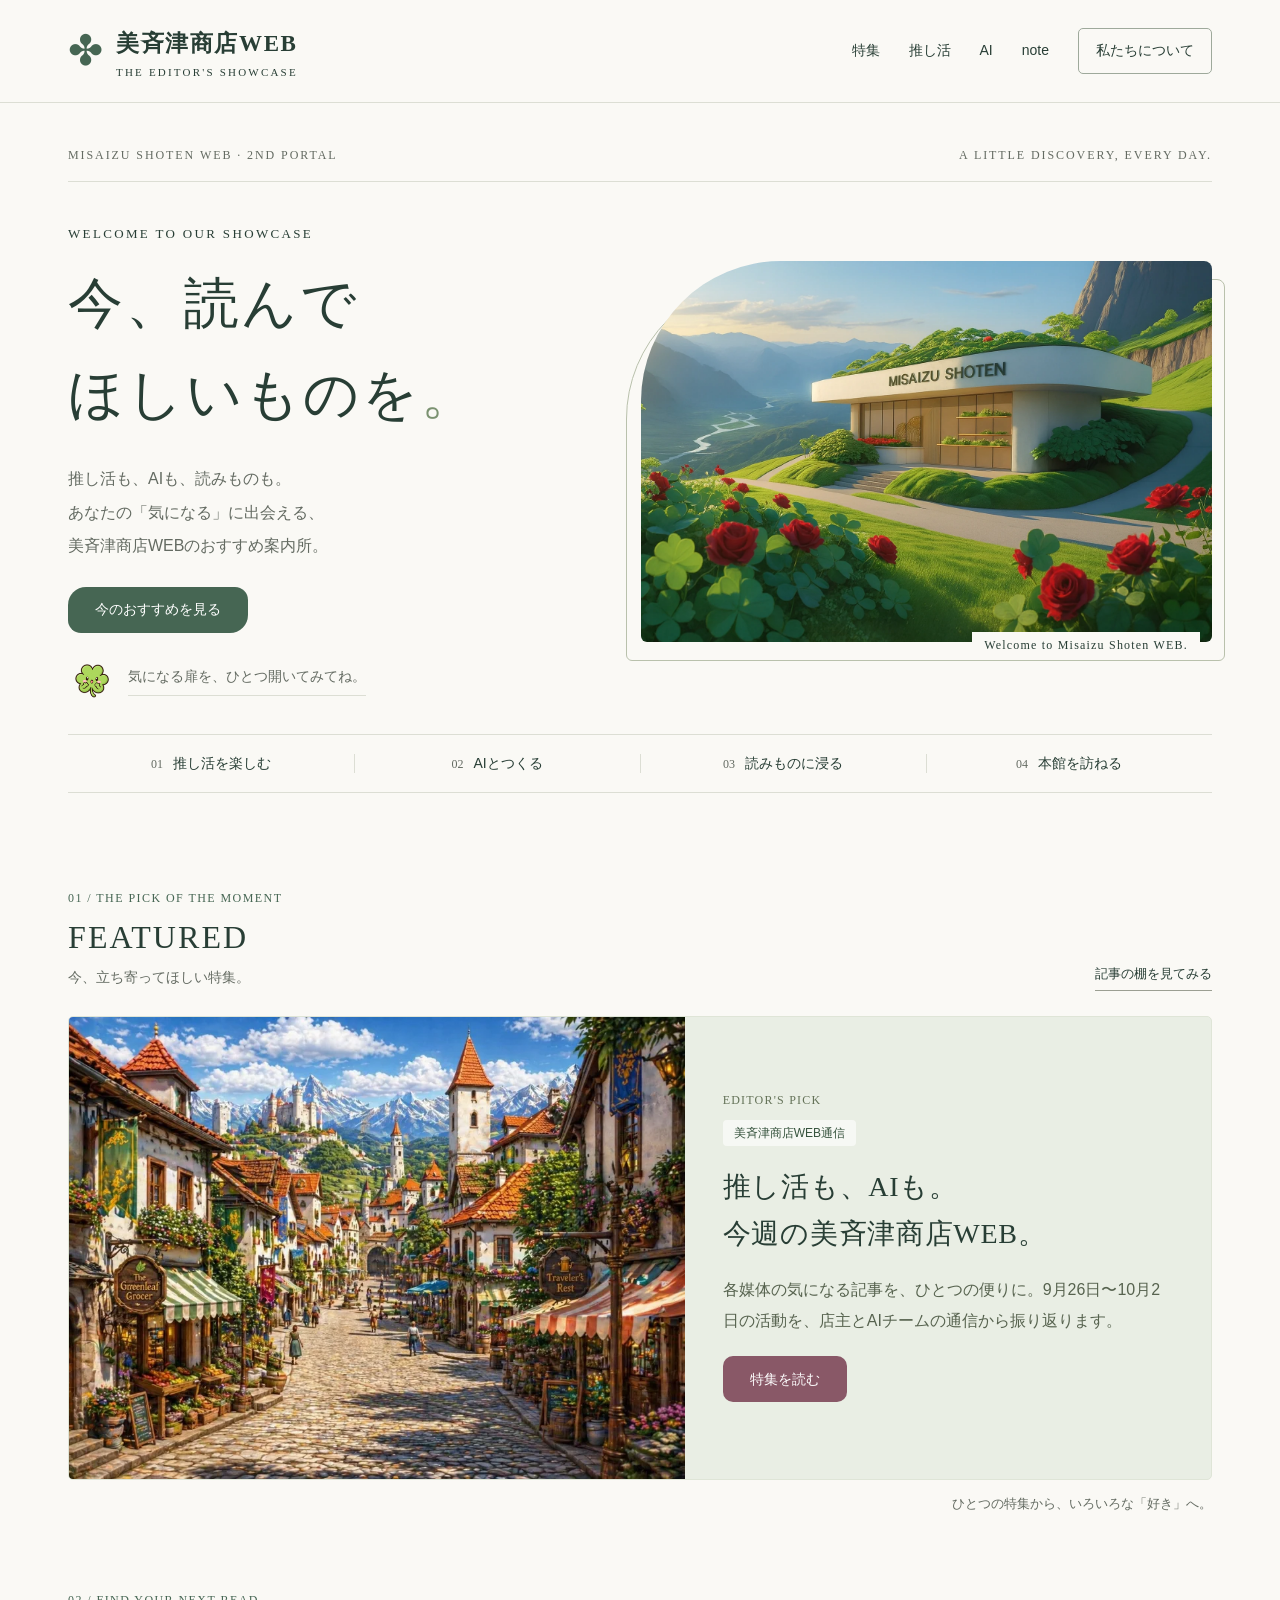
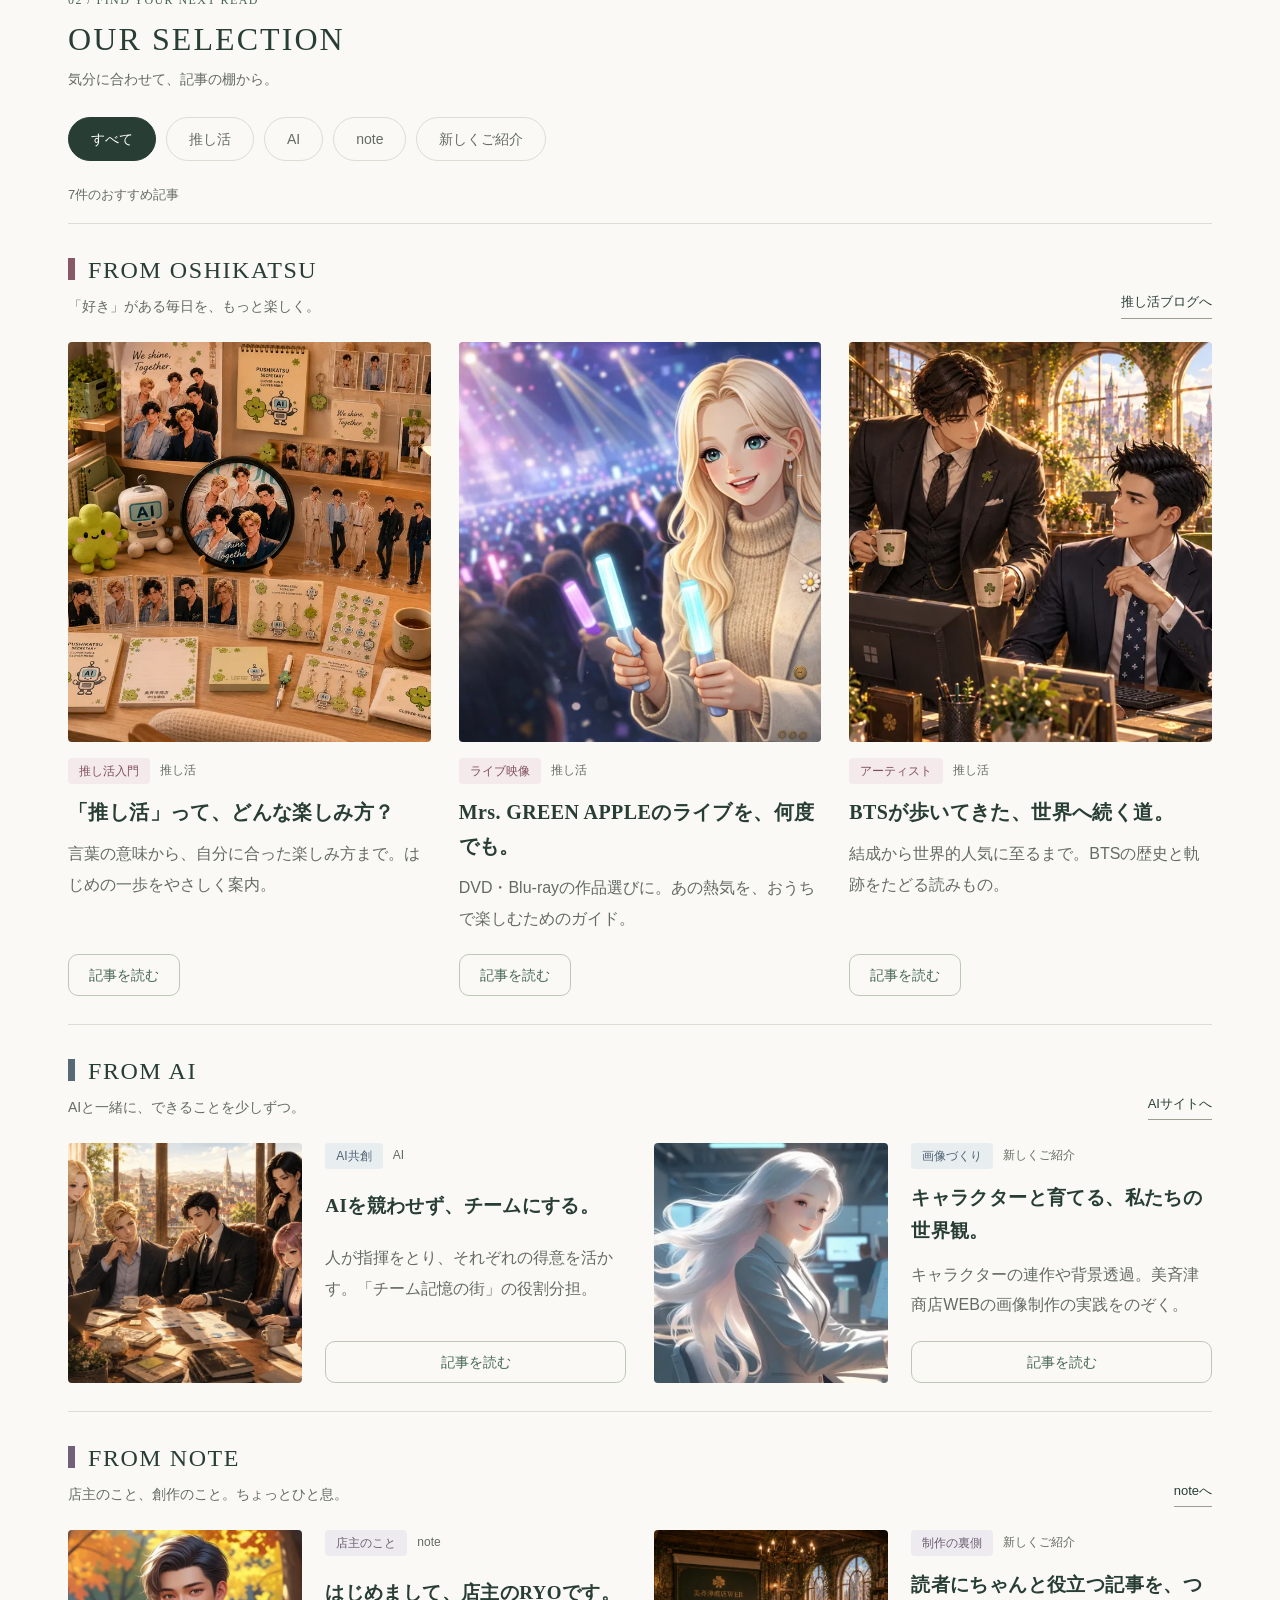
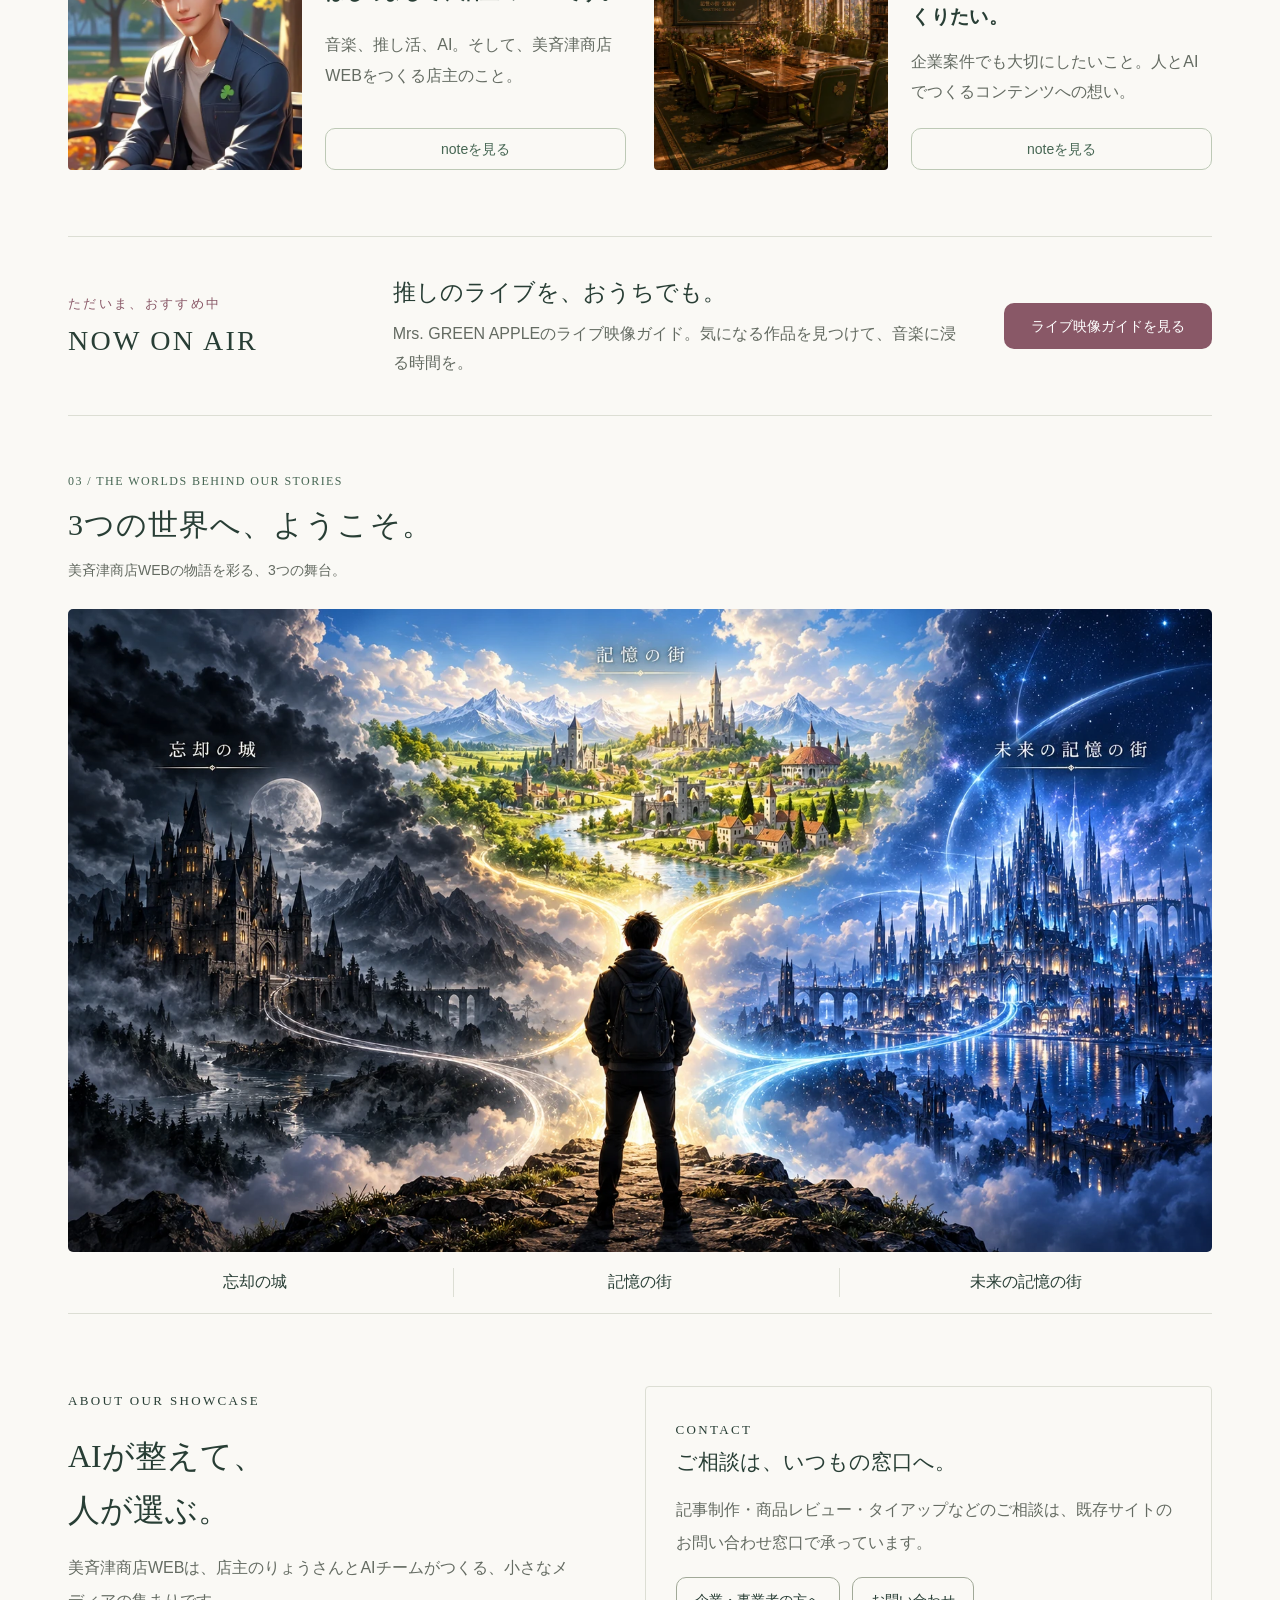
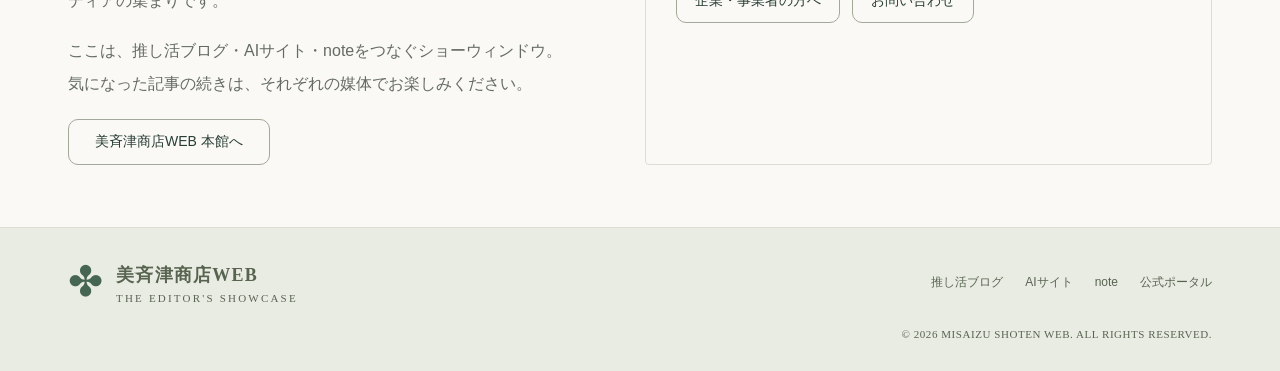
<file: misaizu-public-files/index.html>
<!DOCTYPE html>
<html lang="ja"><head><meta charset="utf-8"><meta name="viewport" content="width=device-width,initial-scale=1"><title>美斉津商店WEB｜おすすめ案内所</title><meta name="description" content="推し活も、AIも、読みものも。美斉津商店WEBのおすすめ記事と特集を案内する、第2ポータルサイト。"><meta name="theme-color" content="#466653"><meta property="og:title" content="美斉津商店WEB｜おすすめ案内所"><meta property="og:description" content="今、読んでほしいものを。推し活・AI・noteをつなぐ、美斉津商店WEBのショーウィンドウ。"><meta property="og:type" content="website"><link rel="icon" type="image/svg+xml" href="data:image/svg+xml,%3Csvg%20xmlns%3D%22http%3A%2F%2Fwww.w3.org%2F2000%2Fsvg%22%20viewBox%3D%220%200%2040%2040%22%3E%3Crect%20width%3D%2240%22%20height%3D%2240%22%20rx%3D%229%22%20fill%3D%22%23466653%22%2F%3E%3Cg%20fill%3D%22%23ecf0cf%22%3E%3Ccircle%20cx%3D%2215%22%20cy%3D%2214%22%20r%3D%227%22%2F%3E%3Ccircle%20cx%3D%2225%22%20cy%3D%2214%22%20r%3D%227%22%2F%3E%3Ccircle%20cx%3D%2215%22%20cy%3D%2224%22%20r%3D%227%22%2F%3E%3Ccircle%20cx%3D%2225%22%20cy%3D%2224%22%20r%3D%227%22%2F%3E%3C%2Fg%3E%3Cpath%20d%3D%22M21%2024q7%208%201%2011%22%20stroke%3D%22%23ecf0cf%22%20stroke-width%3D%223%22%20fill%3D%22none%22%2F%3E%3C%2Fsvg%3E"><link rel="stylesheet" href="styles.css"><script defer src="app.js"></script></head>
<body><a class="skip" href="#main">本文へスキップ</a>
<header class="masthead"><div class="wrap header-inner"><a class="brand" href="#" aria-label="美斉津商店WEB おすすめ案内所 トップ"><span class="brand-mark" aria-hidden="true">✤</span><div><strong>美斉津商店WEB</strong><small>THE EDITOR'S SHOWCASE</small></div></a><nav class="nav" aria-label="メインナビゲーション"><a href="#featured">特集</a><a href="#oshi">推し活</a><a href="#ai">AI</a><a href="#note">note</a><a class="contact-nav" href="#about">私たちについて</a></nav></div></header>
<main id="main"><div class="wrap">
<section class="hero" aria-labelledby="hero-title"><div class="issue"><span>MISAIZU SHOTEN WEB · 2ND PORTAL</span><span>A LITTLE DISCOVERY, EVERY DAY.</span></div>
 <div class="hero-grid"><div class="hero-copy"><span class="eyebrow">WELCOME TO OUR SHOWCASE</span><h1 id="hero-title">今、読んで<br>ほしいものを<span style="color:#7b9271">。</span></h1><p>推し活も、AIも、読みものも。<br>あなたの「気になる」に出会える、<br>美斉津商店WEBのおすすめ案内所。</p><a class="button green" href="#featured">今のおすすめを見る</a><div class="guide"><img src="assets/clover.webp" alt="案内役のクローバー" width="48" height="48"><span>気になる扉を、ひとつ開いてみてね。</span></div></div>
 <figure class="hero-art"><img src="assets/hero.webp" alt="緑豊かな丘に建つ美斉津商店WEBの建物。入口にはMISAIZU SHOTENの看板、手前にはクローバーと薔薇が広がる" width="1536" height="1024" fetchpriority="high"><figcaption>Welcome to Misaizu Shoten WEB.</figcaption></figure></div>
 <nav class="quicklinks" aria-label="媒体のおすすめへ"><a href="#oshi"><small>01</small>推し活を楽しむ</a><a href="#ai"><small>02</small>AIとつくる</a><a href="#note"><small>03</small>読みものに浸る</a><a href="https://misaizushoten.oshikatsuouenblog.com/"><small>04</small>本館を訪ねる</a></nav></section>
<section class="section" id="featured" aria-labelledby="featured-title"><div class="section-head"><div><span class="section-index">01 / THE PICK OF THE MOMENT</span><h2 id="featured-title">FEATURED</h2><p>今、立ち寄ってほしい特集。</p></div><a href="#articles">記事の棚を見てみる</a></div>
 <article class="feature" data-scheduled data-start="" data-end=""><img class="feature-photo" src="assets/featured.webp" alt="花や緑に囲まれた、記憶の街の商店街のイラスト" width="1000" height="750" loading="lazy"><div class="feature-copy"><div class="feature-meta">EDITOR'S PICK</div><span class="tag">美斉津商店WEB通信</span><h3>推し活も、AIも。<br>今週の美斉津商店WEB。</h3><p>各媒体の気になる記事を、ひとつの便りに。9月26日〜10月2日の活動を、店主とAIチームの通信から振り返ります。</p><a class="button rose" href="https://misaizushoten.oshikatsuouenblog.com/2026/10/03/1279/">特集を読む</a></div></article>
 <p class="empty" id="feature-empty" hidden>今の特集は終了しました。記事の棚から、お気に入りを探してみてください。</p><div class="editor-line">ひとつの特集から、いろいろな「好き」へ。</div></section>
<section class="catalog-top" id="articles" aria-labelledby="articles-title"><div class="section-head"><div><span class="section-index">02 / FIND YOUR NEXT READ</span><h2 id="articles-title">OUR SELECTION</h2><p>気分に合わせて、記事の棚から。</p></div></div><div class="filters" role="group" aria-label="記事の絞り込み"><button class="filter" data-filter="all" aria-pressed="true">すべて</button><button class="filter" data-filter="oshi" aria-pressed="false">推し活</button><button class="filter" data-filter="ai" aria-pressed="false">AI</button><button class="filter" data-filter="note" aria-pressed="false">note</button><button class="filter" data-filter="new" aria-pressed="false">新しくご紹介</button></div><p class="filter-result" id="result-count" aria-live="polite">7件のおすすめ記事</p><p class="empty" id="empty-state" hidden>この棚はただいま準備中です。「すべて」からほかの記事をご覧ください。</p><section class="media-section" data-media="oshi" id="oshi" aria-labelledby="heading-oshi">
 <div class="section-head"><div><h2 id="heading-oshi">FROM OSHIKATSU</h2><p>「好き」がある毎日を、もっと楽しく。</p></div><a href="https://oshikatsuouenblog.com/">推し活ブログへ</a></div>
 <div class="cards "><article class="card" data-card data-media="oshi" data-new="false" data-start="" data-end="" id="article-oshi-guide">
  <a class="card-image" href="https://oshikatsuouenblog.com/oshikatsu-guide/" tabindex="-1" aria-hidden="true"><img src="assets/oshi-guide.webp" alt="グッズや写真が丁寧に飾られた推し活の部屋のイラスト" width="680" height="400" loading="lazy" decoding="async"></a>
  <div class="card-meta"><span class="tag rose-tag">推し活入門</span><span>推し活</span></div>
  <h3><a href="https://oshikatsuouenblog.com/oshikatsu-guide/">「推し活」って、どんな楽しみ方？</a></h3><p>言葉の意味から、自分に合った楽しみ方まで。はじめの一歩をやさしく案内。</p>
  <a class="button" href="https://oshikatsuouenblog.com/oshikatsu-guide/" aria-label="「推し活」って、どんな楽しみ方？ — 記事を読む">記事を読む</a>
</article><article class="card" data-card data-media="oshi" data-new="false" data-start="" data-end="" id="article-live">
  <a class="card-image" href="https://oshikatsuouenblog.com/mrs-green-apple-dvd-blu-ray-guide/" tabindex="-1" aria-hidden="true"><img src="assets/live.webp" alt="ペンライトを持ってライブを楽しむ人物のイラスト" width="680" height="400" loading="lazy" decoding="async"></a>
  <div class="card-meta"><span class="tag rose-tag">ライブ映像</span><span>推し活</span></div>
  <h3><a href="https://oshikatsuouenblog.com/mrs-green-apple-dvd-blu-ray-guide/">Mrs. GREEN APPLEのライブを、何度でも。</a></h3><p>DVD・Blu-rayの作品選びに。あの熱気を、おうちで楽しむためのガイド。</p>
  <a class="button" href="https://oshikatsuouenblog.com/mrs-green-apple-dvd-blu-ray-guide/" aria-label="Mrs. GREEN APPLEのライブを、何度でも。 — 記事を読む">記事を読む</a>
</article><article class="card" data-card data-media="oshi" data-new="false" data-start="" data-end="" id="article-bts">
  <a class="card-image" href="https://oshikatsuouenblog.com/bts-history-timeline/" tabindex="-1" aria-hidden="true"><img src="assets/music.webp" alt="レコードのある部屋で音楽について語らう人物たちのイラスト" width="680" height="400" loading="lazy" decoding="async"></a>
  <div class="card-meta"><span class="tag rose-tag">アーティスト</span><span>推し活</span></div>
  <h3><a href="https://oshikatsuouenblog.com/bts-history-timeline/">BTSが歩いてきた、世界へ続く道。</a></h3><p>結成から世界的人気に至るまで。BTSの歴史と軌跡をたどる読みもの。</p>
  <a class="button" href="https://oshikatsuouenblog.com/bts-history-timeline/" aria-label="BTSが歩いてきた、世界へ続く道。 — 記事を読む">記事を読む</a>
</article></div></section><section class="media-section" data-media="ai" id="ai" aria-labelledby="heading-ai">
 <div class="section-head"><div><h2 id="heading-ai">FROM AI</h2><p>AIと一緒に、できることを少しずつ。</p></div><a href="https://ai-tools.oshikatsuouenblog.com/">AIサイトへ</a></div>
 <div class="cards two"><article class="card" data-card data-media="ai" data-new="false" data-start="" data-end="" id="article-ai-team">
  <a class="card-image" href="https://ai-tools.oshikatsuouenblog.com/2025/11/28/ai-team-hio/" tabindex="-1" aria-hidden="true"><img src="assets/ai-team.webp" alt="テーブルを囲んで話し合う記憶の街のチームのイラスト" width="680" height="400" loading="lazy" decoding="async"></a>
  <div class="card-meta"><span class="tag ai-tag">AI共創</span><span>AI</span></div>
  <h3><a href="https://ai-tools.oshikatsuouenblog.com/2025/11/28/ai-team-hio/">AIを競わせず、チームにする。</a></h3><p>人が指揮をとり、それぞれの得意を活かす。「チーム記憶の街」の役割分担。</p>
  <a class="button" href="https://ai-tools.oshikatsuouenblog.com/2025/11/28/ai-team-hio/" aria-label="AIを競わせず、チームにする。 — 記事を読む">記事を読む</a>
</article><article class="card" data-card data-media="ai" data-new="true" data-start="" data-end="" id="article-ai-create">
  <a class="card-image" href="https://ai-tools.oshikatsuouenblog.com/2026/09/09/gpt-image-2-5/" tabindex="-1" aria-hidden="true"><img src="assets/ai-create.webp" alt="青い光の差す制作室で作業する人物のイラスト" width="680" height="400" loading="lazy" decoding="async"></a>
  <div class="card-meta"><span class="tag ai-tag">画像づくり</span><span>新しくご紹介</span></div>
  <h3><a href="https://ai-tools.oshikatsuouenblog.com/2026/09/09/gpt-image-2-5/">キャラクターと育てる、私たちの世界観。</a></h3><p>キャラクターの連作や背景透過。美斉津商店WEBの画像制作の実践をのぞく。</p>
  <a class="button" href="https://ai-tools.oshikatsuouenblog.com/2026/09/09/gpt-image-2-5/" aria-label="キャラクターと育てる、私たちの世界観。 — 記事を読む">記事を読む</a>
</article></div></section><section class="media-section" data-media="note" id="note" aria-labelledby="heading-note">
 <div class="section-head"><div><h2 id="heading-note">FROM NOTE</h2><p>店主のこと、創作のこと。ちょっとひと息。</p></div><a href="https://note.com/loyal_gnu2078">noteへ</a></div>
 <div class="cards two"><article class="card" data-card data-media="note" data-new="false" data-start="" data-end="" id="article-note-ryo">
  <a class="card-image" href="https://note.com/loyal_gnu2078/n/n79fe534038a0" tabindex="-1" aria-hidden="true"><img src="assets/note-ryo.webp" alt="秋の並木道でひと息つく人物のイラスト" width="680" height="400" loading="lazy" decoding="async"></a>
  <div class="card-meta"><span class="tag note-tag">店主のこと</span><span>note</span></div>
  <h3><a href="https://note.com/loyal_gnu2078/n/n79fe534038a0">はじめまして、店主のRYOです。</a></h3><p>音楽、推し活、AI。そして、美斉津商店WEBをつくる店主のこと。</p>
  <a class="button" href="https://note.com/loyal_gnu2078/n/n79fe534038a0" aria-label="はじめまして、店主のRYOです。 — noteを見る">noteを見る</a>
</article><article class="card" data-card data-media="note" data-new="true" data-start="" data-end="" id="article-note-story">
  <a class="card-image" href="https://note.com/loyal_gnu2078/n/n1a6a9def1bc1" tabindex="-1" aria-hidden="true"><img src="assets/note-story.webp" alt="本と机が並ぶ、あたたかな光の制作室のイラスト" width="680" height="400" loading="lazy" decoding="async"></a>
  <div class="card-meta"><span class="tag note-tag">制作の裏側</span><span>新しくご紹介</span></div>
  <h3><a href="https://note.com/loyal_gnu2078/n/n1a6a9def1bc1">読者にちゃんと役立つ記事を、つくりたい。</a></h3><p>企業案件でも大切にしたいこと。人とAIでつくるコンテンツへの想い。</p>
  <a class="button" href="https://note.com/loyal_gnu2078/n/n1a6a9def1bc1" aria-label="読者にちゃんと役立つ記事を、つくりたい。 — noteを見る">noteを見る</a>
</article></div></section></section>
<section class="onair" id="on-air" aria-labelledby="onair-title" data-scheduled data-start="" data-end=""><div><span class="eyebrow">ただいま、おすすめ中</span><h2 id="onair-title">NOW ON AIR</h2></div><div><h3>推しのライブを、おうちでも。</h3><p>Mrs. GREEN APPLEのライブ映像ガイド。気になる作品を見つけて、音楽に浸る時間を。</p></div><a class="button rose" href="https://oshikatsuouenblog.com/mrs-green-apple-dvd-blu-ray-guide/">ライブ映像ガイドを見る</a></section>
<section class="worlds section" id="worlds" aria-labelledby="worlds-title"><div class="section-head"><div><span class="section-index">03 / THE WORLDS BEHIND OUR STORIES</span><h2 id="worlds-title">3つの世界へ、ようこそ。</h2><p>美斉津商店WEBの物語を彩る、3つの舞台。</p></div></div><figure class="worlds-figure"><img src="assets/three-worlds.webp" alt="左に月明かりに包まれた忘却の城、中央に光と緑あふれる記憶の街、右に青く輝く未来の記憶の街。3つの世界を見渡す人物が手前に立つ" width="1672" height="941" loading="lazy" decoding="async"><figcaption><span>忘却の城</span><span>記憶の街</span><span>未来の記憶の街</span></figcaption></figure></section>
<section class="about" id="about" aria-labelledby="about-title"><div><span class="eyebrow">ABOUT OUR SHOWCASE</span><h2 id="about-title">AIが整えて、<br>人が選ぶ。</h2><p>美斉津商店WEBは、店主のりょうさんとAIチームがつくる、小さなメディアの集まりです。</p><p>ここは、推し活ブログ・AIサイト・noteをつなぐショーウィンドウ。気になった記事の続きは、それぞれの媒体でお楽しみください。</p><a class="button outline" href="https://misaizushoten.oshikatsuouenblog.com/">美斉津商店WEB 本館へ</a></div><div class="about-contact"><span class="eyebrow">CONTACT</span><h3>ご相談は、いつもの窓口へ。</h3><p>記事制作・商品レビュー・タイアップなどのご相談は、既存サイトのお問い合わせ窓口で承っています。</p><div class="about-actions"><a class="button outline" href="https://oshikatsuouenblog.com/oshikatsu-business/">企業・事業者の方へ</a><a class="button outline" href="https://oshikatsuouenblog.com/for-inquiries-please-contact/">お問い合わせ</a></div></div></section>
</div></main><footer class="footer"><div class="wrap"><div class="footer-inner"><a class="brand" href="#"><span class="brand-mark" aria-hidden="true">✤</span><div><strong>美斉津商店WEB</strong><small>THE EDITOR'S SHOWCASE</small></div></a><nav class="footer-links" aria-label="運営媒体"><a href="https://oshikatsuouenblog.com/">推し活ブログ</a><a href="https://ai-tools.oshikatsuouenblog.com/">AIサイト</a><a href="https://note.com/loyal_gnu2078">note</a><a href="https://misaizushoten.oshikatsuouenblog.com/">公式ポータル</a></nav></div><p class="copyright">© 2026 MISAIZU SHOTEN WEB. ALL RIGHTS RESERVED.</p></div></footer></body></html>
</file>
<file: misaizu-public-files/styles.css>
@charset "UTF-8";
:root{--paper:#faf9f5;--ink:#283e35;--muted:#646b62;--green:#466653;--line:#dcded4;--rose:#895867;--blue:#566975;--purple:#726279;--serif:"Yu Mincho","Hiragino Mincho ProN",serif;--sans:"Yu Gothic","Hiragino Kaku Gothic ProN",Meiryo,sans-serif}*{box-sizing:border-box}html{scroll-behavior:smooth;scroll-padding-top:110px}body{margin:0;background:var(--paper);color:var(--ink);font-family:var(--sans);font-size:16px;line-height:1.8}a{color:inherit;text-decoration:none}button{font:inherit;cursor:pointer}img{display:block;max-width:100%}a,button{-webkit-tap-highlight-color:transparent}a:focus-visible,button:focus-visible{outline:3px solid var(--rose);outline-offset:5px}a:hover{color:var(--rose)}.wrap{max-width:1240px;margin:auto;padding:0 48px}.skip{position:fixed;left:16px;top:-100px;z-index:20;background:white;padding:8px 20px}.skip:focus{top:10px}.eyebrow{font-family:Georgia,serif;font-size:13px;letter-spacing:.18em;font-weight:normal}.masthead{border-bottom:1px solid var(--line);background:var(--paper)}.header-inner{min-height:102px;display:flex;align-items:center;justify-content:space-between;gap:30px}.brand{display:flex;align-items:center;gap:13px;flex-shrink:0}.brand-mark{font:42px Georgia;color:var(--green);line-height:1}.brand strong{font-family:var(--serif);font-size:23px;letter-spacing:.07em}.brand small{display:block;font-family:Georgia,serif;font-size:11px;letter-spacing:.2em;line-height:1.3}.nav{display:flex;align-items:center;gap:29px;font-size:14px}.nav a{padding:12px 0;white-space:nowrap}.nav .contact-nav{border:1px solid #9ea99b;border-radius:5px;padding:9px 17px}.hero{padding-top:42px;padding-bottom:40px}.issue{display:flex;justify-content:space-between;align-items:center;border-bottom:1px solid var(--line);padding-bottom:14px;font-family:Georgia,serif;font-size:12px;letter-spacing:.16em;color:var(--muted)}.hero-grid{display:grid;grid-template-columns:1fr 1.14fr;gap:44px;align-items:center;padding:37px 0 30px}.hero h1{font-family:var(--serif);font-weight:500;font-size:clamp(36px,4.3vw,56px);line-height:1.65;letter-spacing:.05em;margin:12px 0 21px}.hero h1 em{font-style:normal;color:#688066}.hero-copy>p{font-size:15px;line-height:2.1;margin:0 0 24px;color:var(--muted)}.button{display:inline-flex;min-height:46px;align-items:center;justify-content:center;padding:10px 26px;border:1px solid transparent;border-radius:10px;font-size:14px;line-height:1.5;transition:background .18s,transform .18s}.button:hover{transform:translateY(-2px)}.green{background:var(--green);color:#fff;border-radius:18px 13px 18px 13px}.green:hover{color:#fff;background:#304c3a}.rose{background:var(--rose);color:#fff}.rose:hover{color:white;background:#704350}.outline{border-color:#a1a998;background:transparent}.hero-art{position:relative;margin:0;padding:0 0 19px 15px}.hero-art:before{content:"";position:absolute;inset:18px -13px 0 0;border:1px solid #b9c1ac;border-radius:140px 8px 6px 6px;z-index:-1}.hero-art>img{width:100%;height:337px;object-fit:cover;object-position:55% center;border-radius:140px 8px 6px 6px}.hero-art figcaption{position:absolute;bottom:1px;right:12px;padding:3px 12px;background:var(--paper);font-family:Georgia,serif;font-size:12px;letter-spacing:.1em}.guide{display:flex;align-items:center;gap:12px;margin-top:23px;font-size:13px;color:var(--muted)}.guide img{width:48px;height:48px;object-fit:contain}.guide span{border-bottom:1px solid var(--line);padding-bottom:6px}.quicklinks{display:grid;grid-template-columns:repeat(4,1fr);border-top:1px solid var(--line);border-bottom:1px solid var(--line)}.quicklinks a{padding:16px 12px;text-align:center;font-size:14px;position:relative}.quicklinks a+a:before{content:"";position:absolute;left:0;top:19px;bottom:19px;border-left:1px solid var(--line)}.quicklinks small{margin-right:10px;font:12px Georgia;color:var(--muted)}section{scroll-margin-top:28px}.section{padding-top:58px;padding-bottom:14px}.section-head{display:flex;justify-content:space-between;align-items:end;gap:20px;margin-bottom:25px}.section-head h2{font-family:Georgia,serif;font-weight:400;letter-spacing:.065em;line-height:1.2;font-size:32px;margin:0 0 9px}.section-head p{font-size:14px;color:var(--muted);margin:0}.section-head>a{font-size:13px;border-bottom:1px solid #9b9f92;padding-bottom:4px;flex-shrink:0}.section-index{font:12px Georgia;color:var(--green);display:block;letter-spacing:.12em;margin-bottom:12px}.feature{display:grid;grid-template-columns:1.17fr 1fr;background:#e9eee4;border:1px solid #dfe5d7;border-radius:5px;overflow:hidden}.feature-photo{height:100%;min-height:315px;width:100%;object-fit:cover}.feature-copy{padding:35px 38px;align-self:center}.tag{display:inline-block;padding:3px 11px;border-radius:4px;font-size:12px;line-height:1.7;color:#36533d;background:#e8eee3}.tag.rose-tag{color:#805060;background:#f4e9eb}.tag.ai-tag{color:#4d6271;background:#e8edf0}.tag.note-tag{color:#6b5d72;background:#eeebf0}.feature .tag{background:#fff9}.feature h3{font-family:var(--serif);font-size:28px;font-weight:500;line-height:1.7;letter-spacing:.025em;margin:16px 0}.feature p{color:#57634f;font-size:14px;line-height:1.95;margin:0 0 20px}.feature-meta{font:12px Georgia;color:#647258;letter-spacing:.1em;margin-bottom:10px}.editor-line{font-size:13px;color:var(--muted);padding-top:12px;text-align:right}.catalog-top{padding-top:64px}.filters{display:flex;gap:10px;flex-wrap:wrap;margin-bottom:22px}.filter{min-height:44px;padding:8px 22px;border-radius:30px;border:1px solid var(--line);color:var(--muted);background:none;font-size:14px}.filter[aria-pressed=true]{background:var(--ink);border-color:var(--ink);color:white}.filter:hover{border-color:var(--green)}.filter-result{font-size:13px;color:var(--muted);margin:0 0 16px}.media-section{padding-top:32px;padding-bottom:28px;border-top:1px solid var(--line)}.media-section .section-head{margin-bottom:23px}.media-section .section-head h2{font-size:24px}.media-section .section-head h2:before{content:"";display:inline-block;width:7px;height:22px;background:var(--rose);margin-right:13px;vertical-align:-2px}.media-section[data-media=ai] h2:before{background:var(--blue)}.media-section[data-media=note] h2:before{background:var(--purple)}.cards{display:grid;grid-template-columns:repeat(3,1fr);gap:28px}.cards.two{grid-template-columns:repeat(2,1fr)}.card{display:flex;flex-direction:column;min-width:0}.card-image{overflow:hidden;border-radius:4px;background:#e4e8df;margin-bottom:16px}.card-image img{width:100%;aspect-ratio:1.7;object-fit:cover;transition:transform .4s}.card:hover .card-image img{transform:scale(1.035)}.card-meta{display:flex;align-items:center;gap:10px;color:var(--muted);font-size:12px}.card h3{font-family:var(--serif);font-weight:600;font-size:20px;line-height:1.7;letter-spacing:.02em;margin:11px 0 10px}.card p{font-size:14px;color:var(--muted);line-height:1.9;margin:0 0 20px}.card .button{align-self:start;margin-top:auto;background:transparent;border-color:#bdc9b6;color:var(--green);min-height:42px;font-size:13px;padding:9px 20px}.card .button:hover{background:#e9eee4}.cards.two .card{display:grid;grid-template-columns:42% 1fr;gap:0 23px}.cards.two .card-image{grid-row:1/5;margin-bottom:0;height:100%;min-height:240px}.cards.two .card-image img{height:100%;aspect-ratio:auto}.cards.two .card-meta{align-self:start}.cards.two .card h3{font-size:19px;margin:9px 0}.cards.two .card p{font-size:13px;margin-bottom:13px}.onair{margin-top:38px;padding-top:38px;padding-bottom:38px;border-top:1px solid var(--line);border-bottom:1px solid var(--line);display:grid;grid-template-columns:.7fr 1.4fr auto;gap:38px;align-items:center}.onair h2{font:28px Georgia;letter-spacing:.08em;margin:7px 0}.onair .eyebrow{color:var(--rose)}.onair h3{font:500 23px/1.6 var(--serif);margin:0 0 8px}.onair p{font-size:14px;color:var(--muted);margin:0}.about{padding:66px 0 62px;display:grid;grid-template-columns:1fr 1.12fr;gap:70px}.about h2{font:32px/1.7 var(--serif);font-weight:500;margin:14px 0}.about p{font-size:14px;line-height:2.05;color:var(--muted);margin:0 0 18px}.about-contact{padding:28px 30px;border:1px solid var(--line);border-radius:4px}.about-contact h3{font:500 21px/1.8 var(--serif);margin:0 0 12px}.about-actions{display:flex;gap:12px;flex-wrap:wrap}.about-actions .button{padding:10px 18px}.footer{background:#e9ece3;border-top:1px solid var(--line);padding:31px 0;color:#586450}.footer-inner{display:flex;justify-content:space-between;gap:24px;align-items:center}.footer .brand strong{font-size:18px}.footer-links{display:flex;gap:22px;font-size:12px;flex-wrap:wrap}.copyright{font:11px Georgia;letter-spacing:.05em;margin:22px 0 0;text-align:right}.empty{padding:25px;background:#edf0e8;color:var(--muted);border-radius:4px}[hidden]{display:none!important}@media(min-width:1500px){.wrap{max-width:1320px}.hero-art>img{height:365px}.hero h1{font-size:57px}}@media(max-width:1000px){.wrap{padding:0 30px}.nav{gap:20px}.nav a:nth-child(4){display:none}.hero-grid{gap:25px;grid-template-columns:1fr 1fr}.hero h1{font-size:38px}.hero-art>img{height:310px}.feature-copy{padding:26px}.cards{gap:20px}.cards.two .card{display:flex}.cards.two .card-image{height:auto;min-height:0;margin-bottom:15px}.cards.two .card-image img{aspect-ratio:1.7;height:auto}.onair{grid-template-columns:.7fr 1.3fr;gap:20px}.onair .button{grid-column:2;justify-self:start}.about{gap:35px}.footer-inner{align-items:start}}@media(max-width:700px){html{scroll-padding-top:20px}.wrap{padding:0 22px}.header-inner{min-height:88px;display:block;padding-top:18px;padding-bottom:12px}.brand strong{font-size:20px}.brand-mark{font-size:35px}.brand small{font-size:10px}.nav{margin-top:15px;justify-content:space-between;gap:12px;font-size:13px}.nav a{padding:3px 0}.nav a:nth-child(4){display:block}.nav .contact-nav{display:none}.hero{padding-top:23px}.issue{font-size:10px;letter-spacing:.08em}.hero-grid{grid-template-columns:1fr;padding:25px 0 27px;gap:28px}.hero h1{font-size:38px;line-height:1.55;margin-top:10px;margin-bottom:17px}.hero-copy>p{font-size:14px;margin-bottom:20px}.hero-copy .eyebrow{font-size:11px}.guide{margin-top:19px;font-size:12px}.guide img{width:38px;height:38px}.hero-art{margin-right:9px;padding-left:8px}.hero-art>img{height:245px;border-top-left-radius:90px}.hero-art:before{border-top-left-radius:90px;right:-9px}.hero-art figcaption{font-size:10px}.quicklinks{grid-template-columns:repeat(2,1fr)}.quicklinks a{font-size:13px;padding:12px 8px}.quicklinks a:nth-child(3),.quicklinks a:nth-child(4){border-top:1px solid var(--line)}.quicklinks a:nth-child(3):before{display:none}.section{padding-top:36px}.section-head{gap:12px;margin-bottom:19px;align-items:center}.section-head h2{font-size:26px}.section-head p{font-size:12px}.section-head>a{font-size:12px;max-width:110px;text-align:right}.section-index{font-size:11px;margin-bottom:9px}.feature{grid-template-columns:1fr}.feature-photo{min-height:0;height:220px}.feature-copy{padding:25px}.feature h3{font-size:25px;margin:12px 0}.feature p{font-size:14px}.editor-line{text-align:left;font-size:11px}.catalog-top{padding-top:40px}.filters{gap:7px;margin-bottom:15px}.filter{padding:8px 15px;font-size:13px}.media-section{padding:26px 0}.media-section .section-head h2{font-size:21px}.media-section .section-head p{font-size:12px}.cards,.cards.two{grid-template-columns:1fr;gap:31px}.card{padding-bottom:24px;border-bottom:1px solid var(--line)}.card:last-child{padding-bottom:0;border-bottom:0}.card h3{font-size:21px}.cards.two .card h3{font-size:21px}.card p,.cards.two .card p{font-size:14px}.card-image img{aspect-ratio:1.8}.card .button{min-height:44px}.onair{grid-template-columns:1fr;gap:18px;margin-top:14px;padding:29px 0}.onair .button{grid-column:1}.onair h2{font-size:25px}.onair h3{font-size:22px}.about{grid-template-columns:1fr;gap:22px;padding:40px 0}.about h2{font-size:28px}.about-contact{padding:23px}.about-actions{flex-direction:column}.footer-inner{flex-direction:column;gap:24px}.copyright{text-align:left;font-size:10px}.footer-links{gap:16px}}@media(prefers-reduced-motion:reduce){html{scroll-behavior:auto}*,*:before,*:after{transition:none!important}}

/* 読みものの紹介文はスマホでも読みやすい大きさに。 */
.hero-copy>p,.feature p,.card p,.cards.two .card p,.onair p,.about p{font-size:16px}.card .button,.cards.two .card .button{font-size:14px}.guide,.section-head p{font-size:14px}@media(max-width:700px){.issue{gap:12px}.issue span:last-child{text-align:right}.card p,.cards.two .card p,.feature p,.hero-copy>p{font-size:16px}}
/* 指定ビジュアルは縦横比を保ち、建物と3つの世界の全景を表示。 */
.hero-art>img{height:auto;aspect-ratio:3/2;object-fit:contain}
.worlds{padding-top:58px;padding-bottom:6px}
.worlds .section-head h2{font-family:var(--serif);font-size:30px;line-height:1.6;letter-spacing:.035em}
.worlds-figure{margin:0}
.worlds-figure>img{width:100%;height:auto;border-radius:5px}
.worlds-figure figcaption{display:grid;grid-template-columns:repeat(3,1fr);padding:16px 0;border-bottom:1px solid var(--line);gap:12px;text-align:center;font-family:var(--serif);font-size:16px}
.worlds-figure figcaption span+span{border-left:1px solid var(--line)}
@media(max-width:700px){.worlds{padding-top:37px}.worlds .section-head h2{font-size:25px}.worlds-figure figcaption{font-size:14px;gap:5px;padding:13px 0}.worlds .section-head p{font-size:14px}}
</file>
